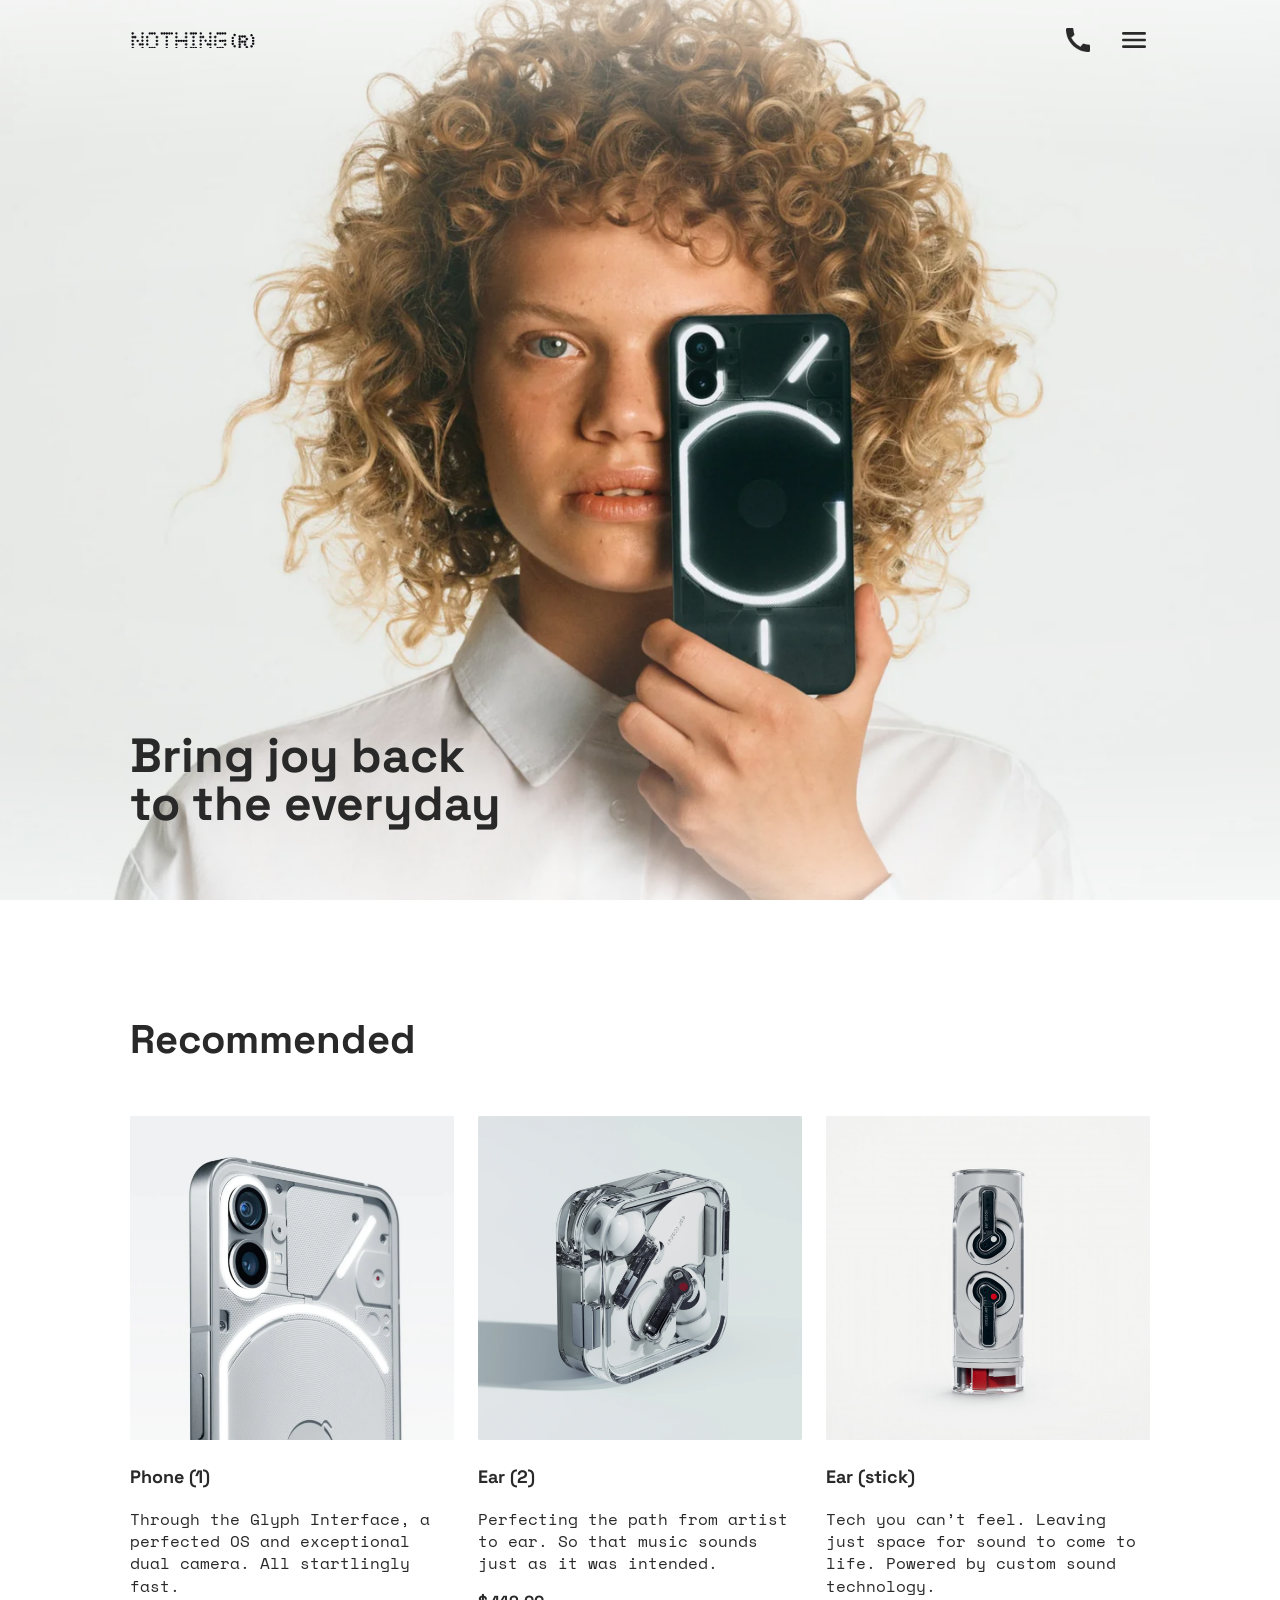
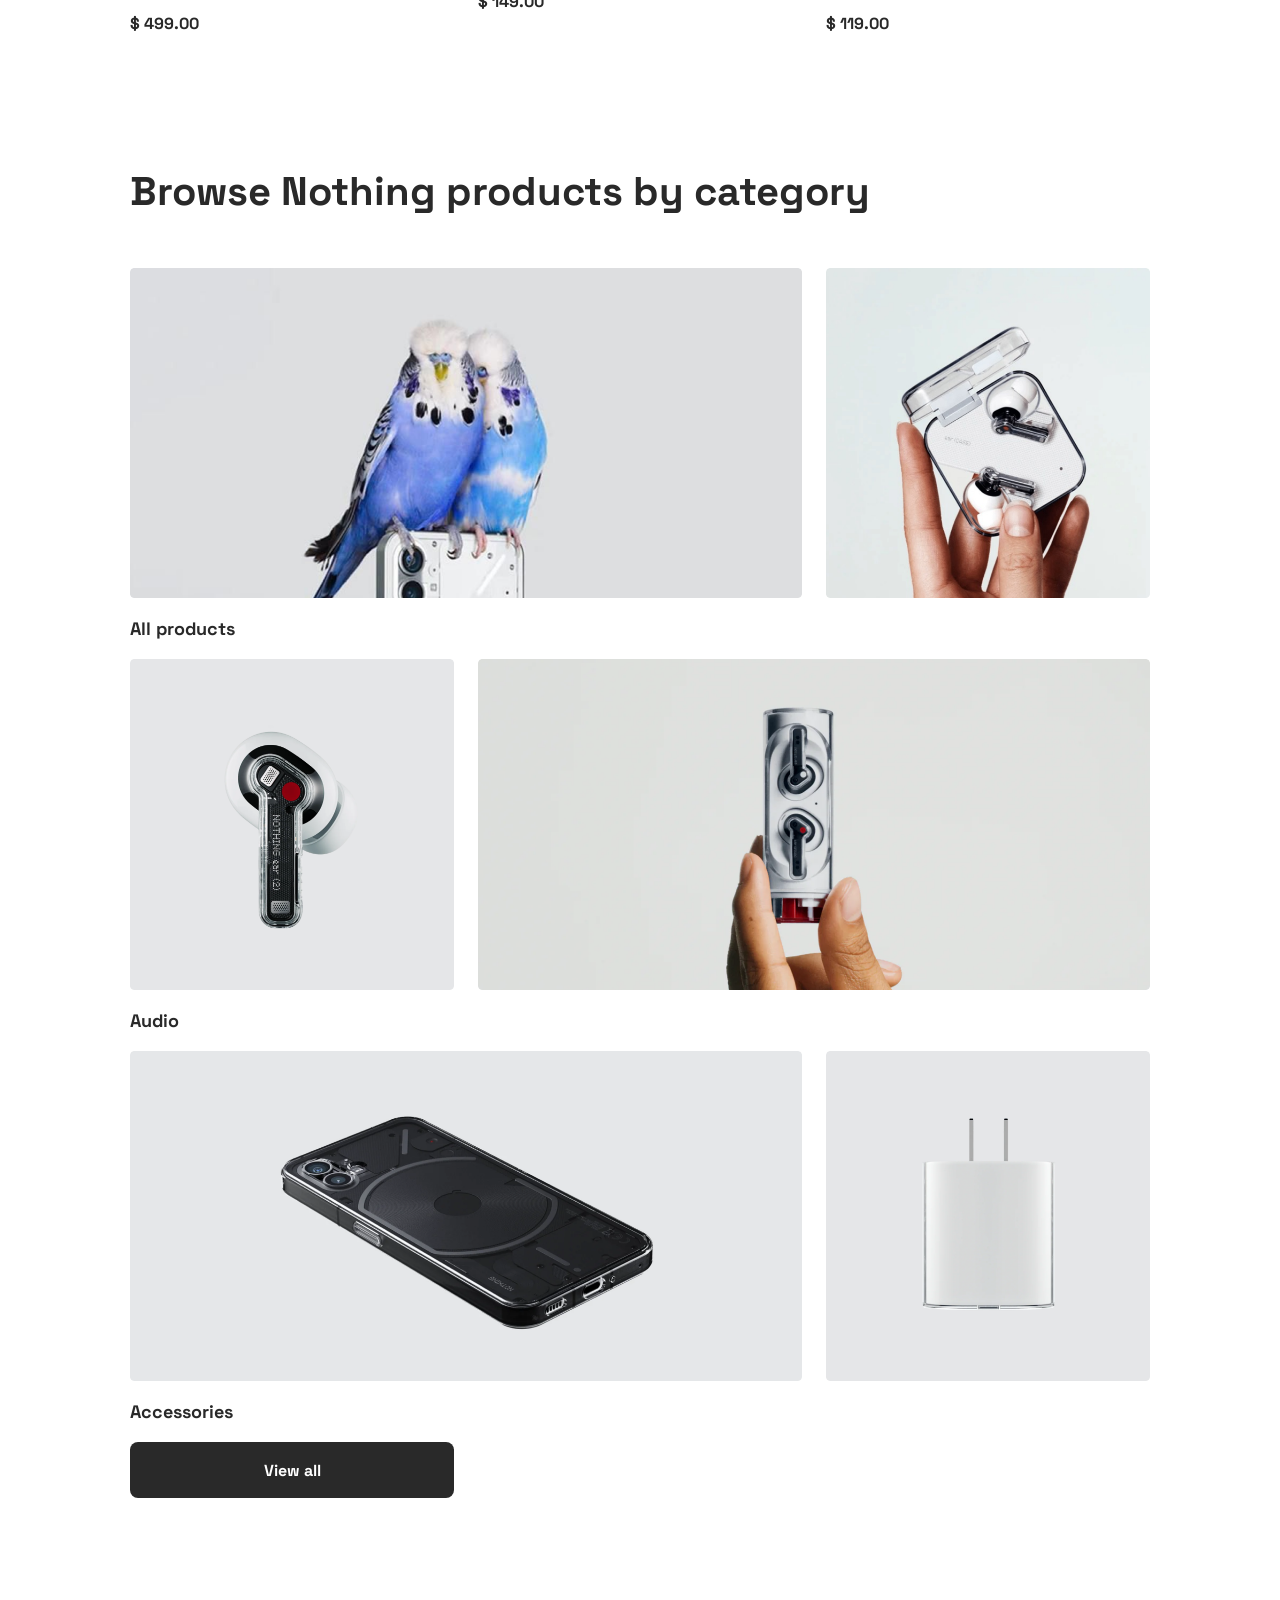
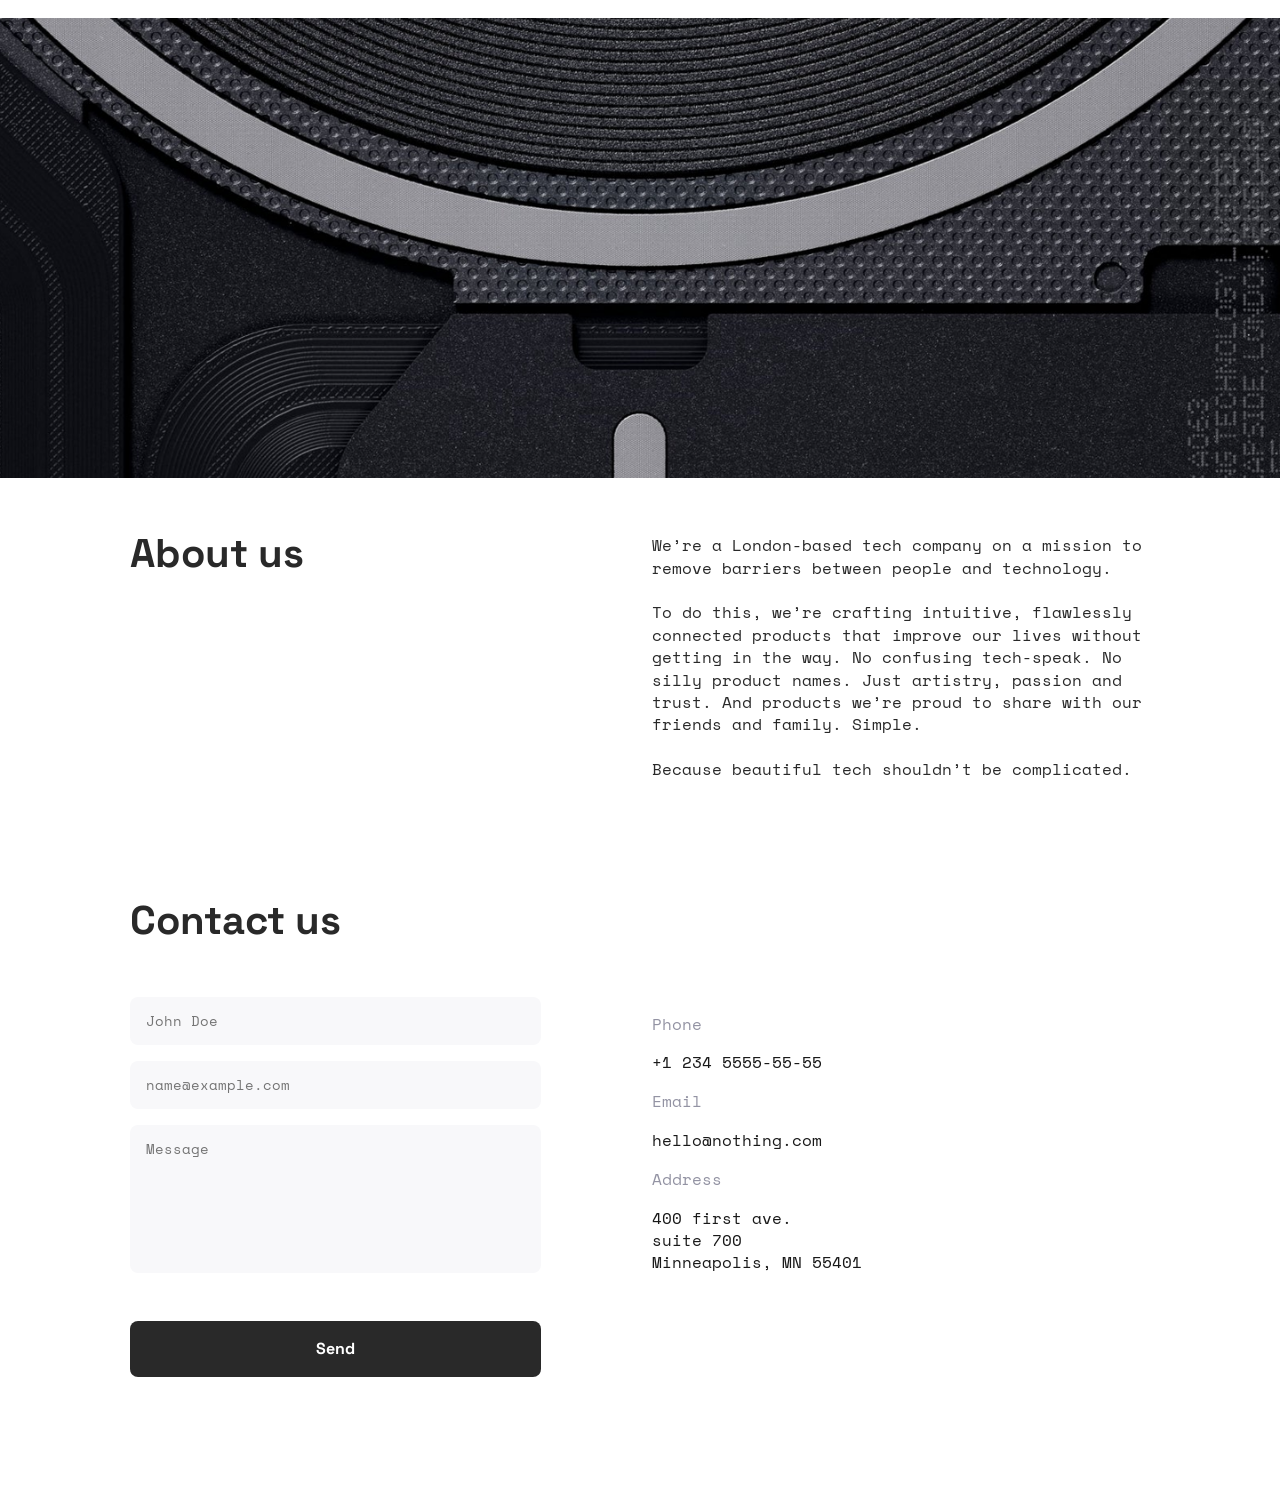
<file: index.html>
<!doctype html><html lang="en" class="page"><head><meta charset="utf-8"><meta name="viewport" content="width=device-width, initial-scale=1.0"><link rel="icon" type="image/png" href="Logo.4df552d2.png"><link rel="preconnect" href="https://fonts.googleapis.com"><link rel="preconnect" href="https://fonts.gstatic.com"><link href="https://fonts.googleapis.com/css2?family=Space+Grotesk:wght@300..700&family=Space+Mono:wght@400;700&display=swap" rel="stylesheet"><title>Nothing</title><link rel="stylesheet" href="index.ddd92ebe.css"><script src="index.cabb280d.js" defer></script></head><body class="page__body"> <header class="header"> <div class="container"> <div class="header__content"> <div class="top-bar"> <a href="#" class="logo"></a> <div class="top-bar__icons"> <div class="icon--phone__content"> <a href="tel:+12345555555" class="icon--phone-number">+1 234 555-55-55</a> <a href="tel:+12345555555" class="icon icon--phone"></a> </div> <a href="#menu" class="icon icon--menu"></a> </div> </div> <div class="header__bottom"> <h1 class="header__title">Bring joy back <br> to the everyday</h1> </div> </div> </div> </header> <aside class="menu page__menu" id="menu"> <div class="container"> <div class="top-bar"> <a href="#" class="logo"></a> <a href="#" class="icon icon--close"></a> </div> <div class="menu__bottom"> <nav class="menu__nav nav"> <ul class="nav__list"> <li class="nav__item"> <a href="#recommended" class="nav__link">Products</a> </li> <li class="nav__item"> <a href="#browse" class="nav__link">Store</a> </li> <li class="nav__item"> <a href="#about" class="nav__link">Login</a> </li> <li class="nav__item"> <a href="#contacts" class="nav__link">Cart(0)</a> </li> </ul> </nav> <a href="tel:+1 234 5555-55-55" class="nav__phone-number">+1 234 5555-55-55</a> <a href="tel:+1 234 5555-55-55" class="nav__call-to-order">call to order</a> </div> </div> </aside> <main class="main"> <div class="container"> <div class="main__content"> <section class="recommended section" id="recommended"> <div class="recommended__content section__content"> <h2 class="recommended__title section__title">Recommended</h2> <div class="recommended__products"> <article class="card"> <img src="card1.58bbeedd.png" alt="Phone" class="card__photo card__photo-first"> <h3 class="card__title">Phone (1)</h3> <p class="card__text">Through the Glyph Interface, a perfected OS and exceptional dual camera. All startlingly fast.</p> <p class="card__price">$ 499.00</p> </article> <article class="card"> <img src="card2.8e626159.png" alt="Ear" class="card__photo card__photo-second"> <h3 class="card__title">Ear (2)</h3> <p class="card__text">Perfecting the path from artist to ear. So that music sounds just as it was intended.</p> <p class="card__price">$ 149.00</p> </article> <article class="card"> <img src="card3.7d56a5fe.png" alt="Ear" class="card__photo card__photo-third"> <h3 class="card__title">Ear (stick)</h3> <p class="card__text">Tech you can’t feel. Leaving just space for sound to come to life. Powered by custom sound technology.</p> <p class="card__price">$ 119.00</p> </article> </div> </div> </section> <section class="browse section" id="browse"> <div class="browse__content section__content"> <h2 class="browse__title section__title">Browse Nothing products by category</h2> <div class="photos"> <a href="#" class="photos__link-rectangle"> <img src="photo1.8d48d4b1.png" alt="products" class="photos__photo"> </a> <a href="#" class="photos__link-square"> <img src="photo2.2f528e0d.png" alt="products" class="photos__photo"> </a> <h3 class="photos__title">All products</h3> </div> <div class="photos"> <a href="#" class="photos__link-square"> <img src="photo3.80e12e3e.png" alt="products" class="photos__photo"> </a> <a href="#" class="photos__link-rectangle"> <img src="photo4.79e7cb38.png" alt="products" class="photos__photo"> </a> <h3 class="photos__title">Audio</h3> </div> <div class="photos"> <a href="#" class="photos__link-rectangle"> <img src="photo5.fb8df4da.png" alt="products" class="photos__photo"> </a> <a href="#" class="photos__link-square"> <img src="photo6.a1171e59.png" alt="products" class="photos__photo"> </a> <h3 class="photos__title">Accessories</h3> </div> <button class="browse__button button">View all</button> </div> </section> <section class="about section" id="about"> <div class="about__image"></div> <div class="about__content section__content"> <h2 class="about__title section__title">About us</h2> <p class="about__text">We’re a London-based tech company on a mission to remove barriers between people and technology.<br><br>To do this, we’re crafting intuitive, flawlessly connected products that improve our lives without getting in the way. No confusing tech-speak. No silly product names. Just artistry, passion and trust. And products we’re proud to share with our friends and family. Simple.<br><br>Because beautiful tech shouldn’t be complicated.</p> </div> </section> <section class="contacts section" id="contacts"> <h2 class="contacts__title section__title">Contact us</h2> <div class="contacts__content section__content"> <form onsubmit="this.reset(); return false;" class="form-contacts"> <input type="text" class="form-contacts__input" required placeholder="John Doe"> <input type="email" class="form-contacts__input" required placeholder="name@example.com"> <textarea name="Message" required id="Message" class="form-contacts__input form-contacts__textarea" placeholder="Message"></textarea> <button class="button form-contacts__button">Send</button> </form> <div class="info"> <p class="info__title">Phone</p> <a href="tel:+1 234 5555-55-55" class="info__subtitle">+1 234 5555-55-55</a> <p class="info__title">Email</p> <a href="mailto:hello@nothing.com" class="info__subtitle">hello@nothing.com</a> <p class="info__title">Address</p> <a href="https://www.google.com/maps/place/400+N+1st+Ave+STE+700,+Minneapolis,+MN+55401,+%D0%A1%D0%BF%D0%BE%D0%BB%D1%83%D1%87%D0%B5%D0%BD%D1%96+%D0%A8%D1%82%D0%B0%D1%82%D0%B8+%D0%90%D0%BC%D0%B5%D1%80%D0%B8%D0%BA%D0%B8/@44.9813258,-93.2757114,17z/data=!3m1!4b1!4m6!3m5!1s0x52b3328fdf233887:0x3348e5113ed2472d!8m2!3d44.9813258!4d-93.2731311!16s%2Fg%2F11nyn_tfyt?entry=ttu&g_ep=EgoyMDI2MDExMy4wIKXMDSoASAFQAw%3D%3D" target="_blank" class="info__subtitle">400 first ave.<br>suite 700 <br>Minneapolis, MN 55401</a> </div> </div> </section> </div> </div> </main> <footer class="footer"> </footer> </body></html>
</file>
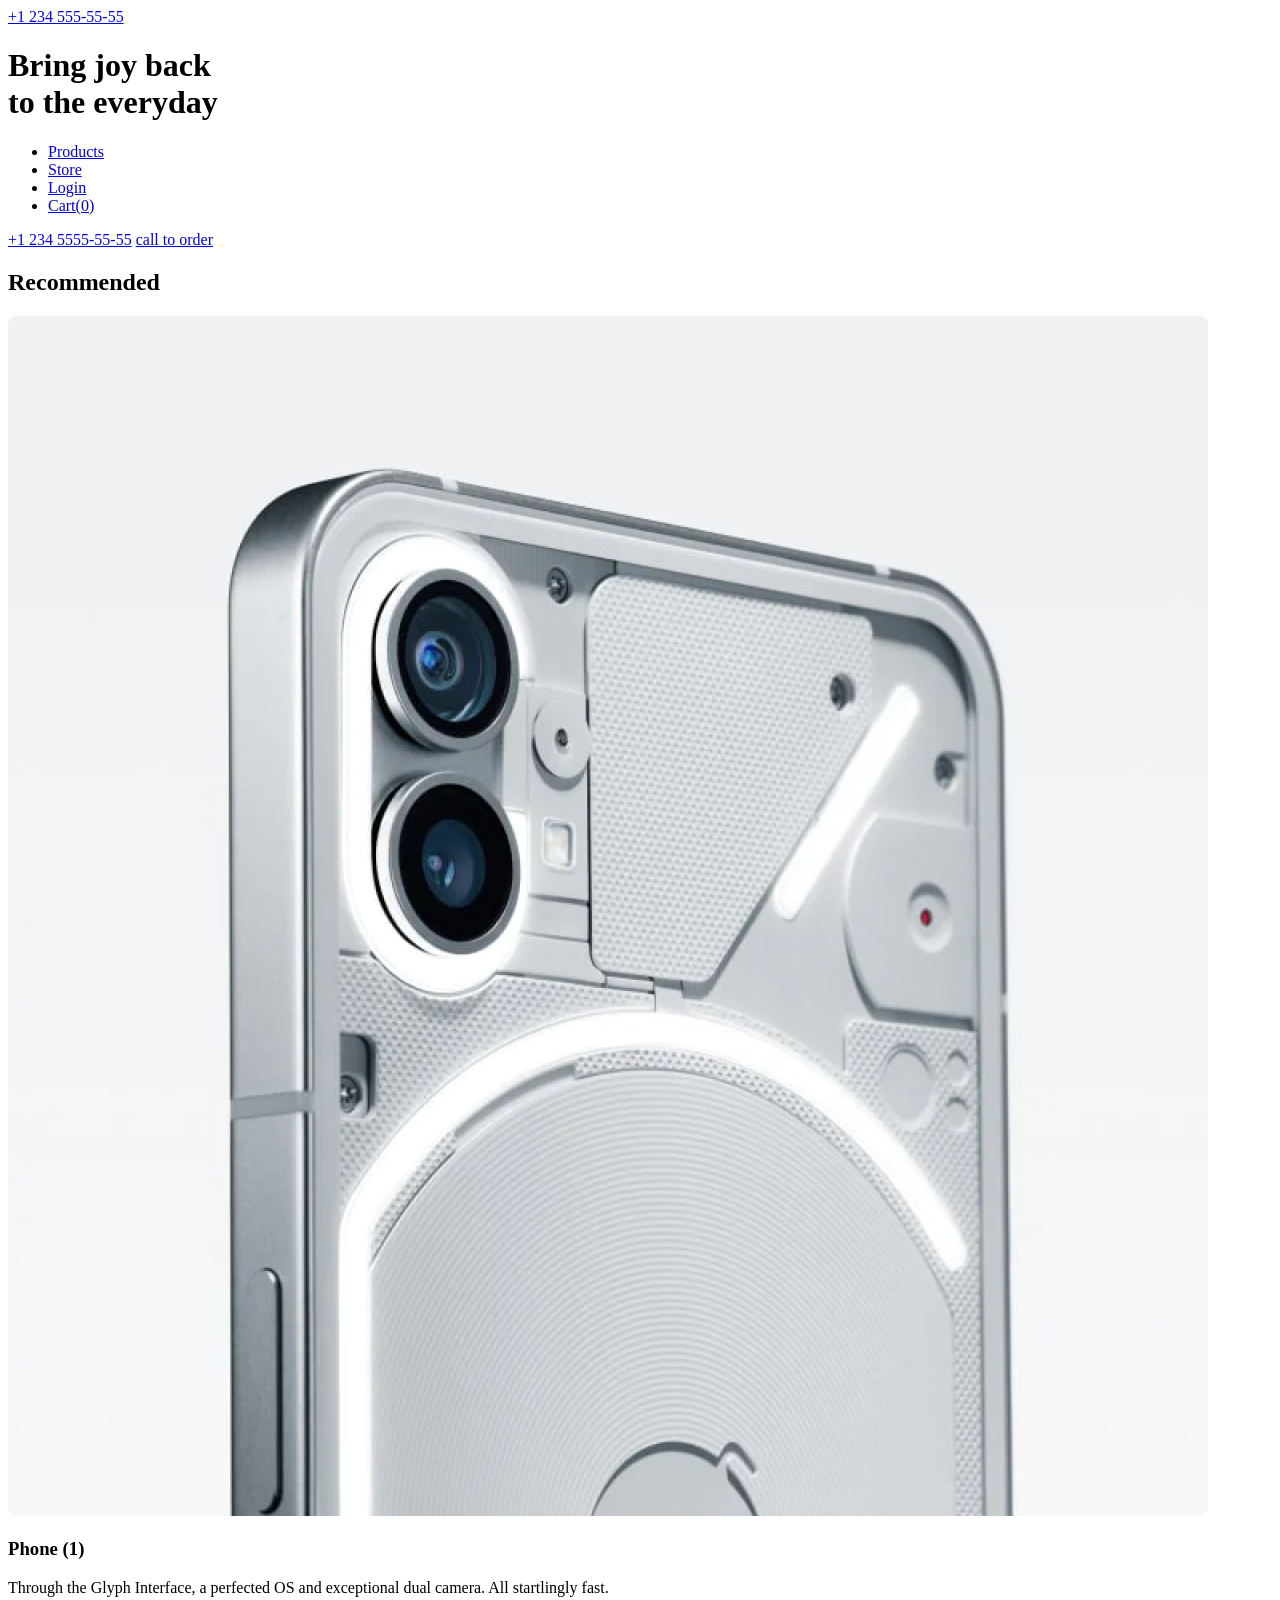
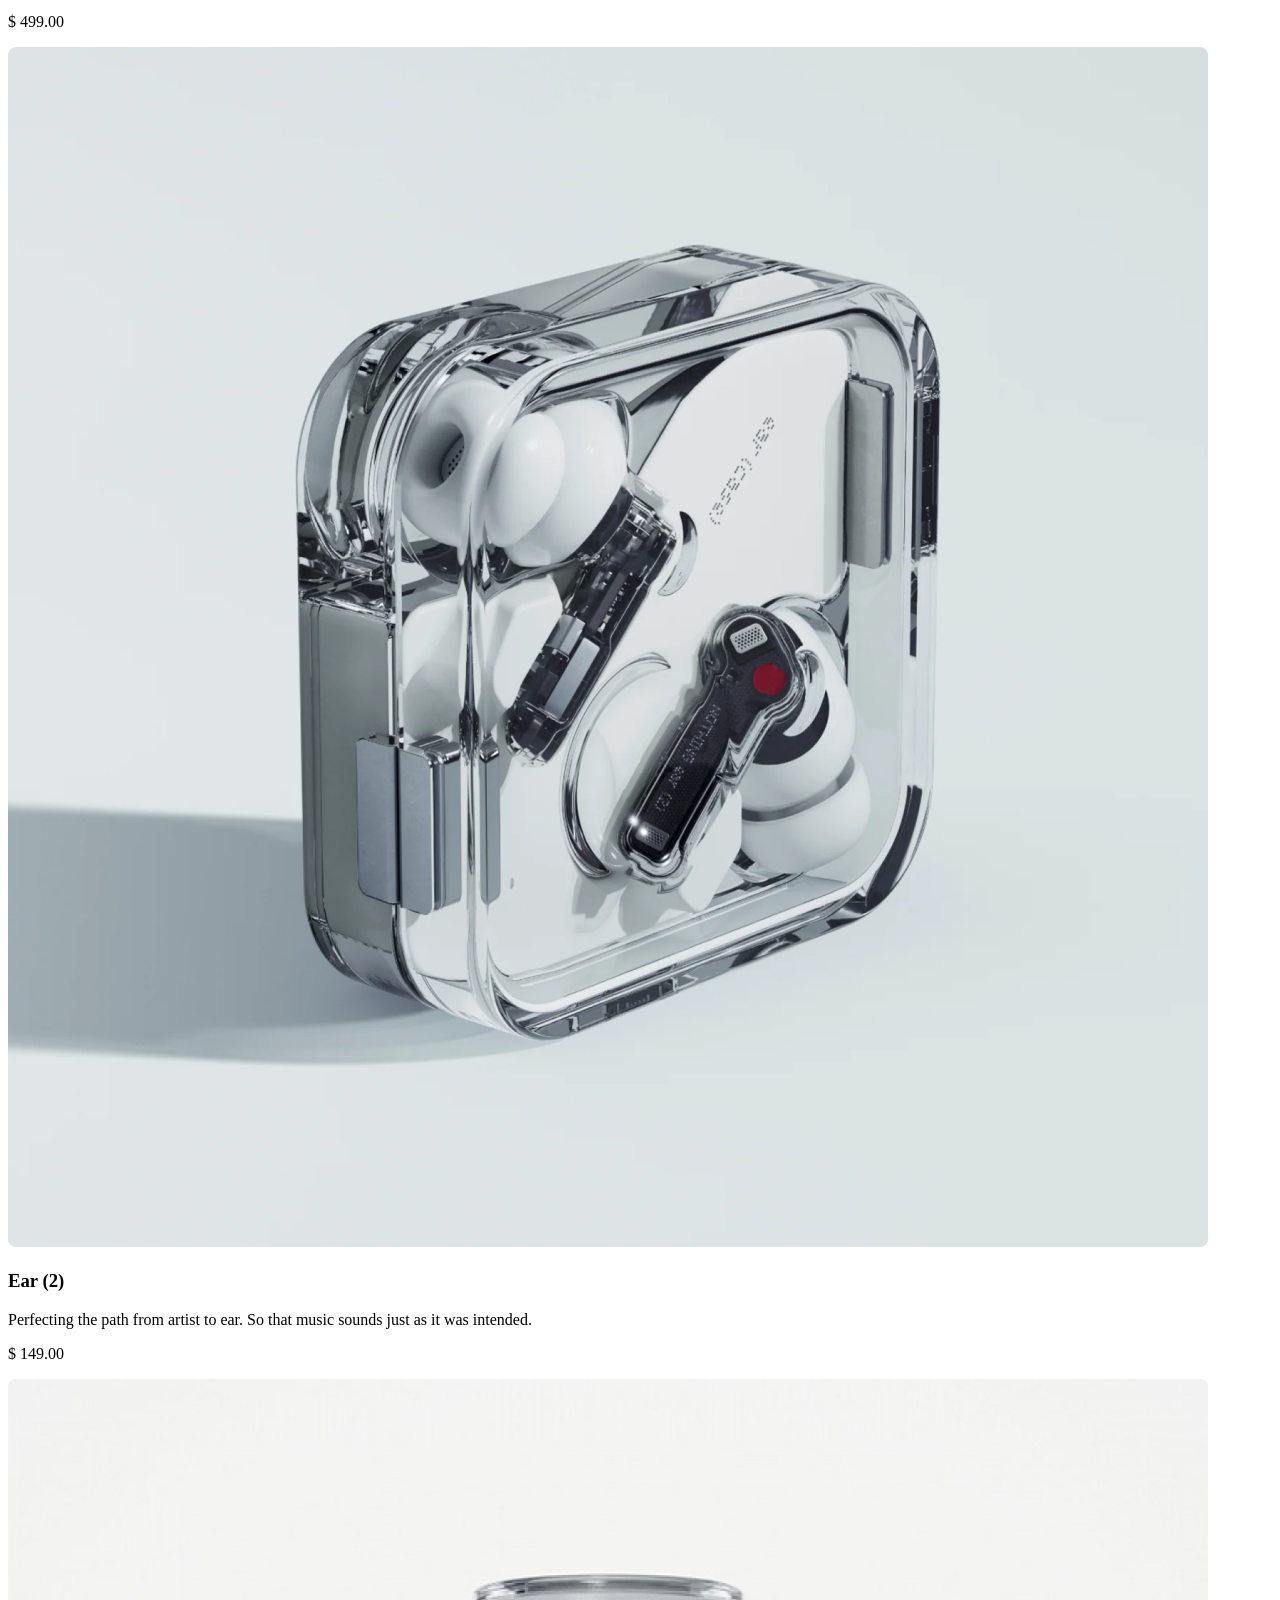
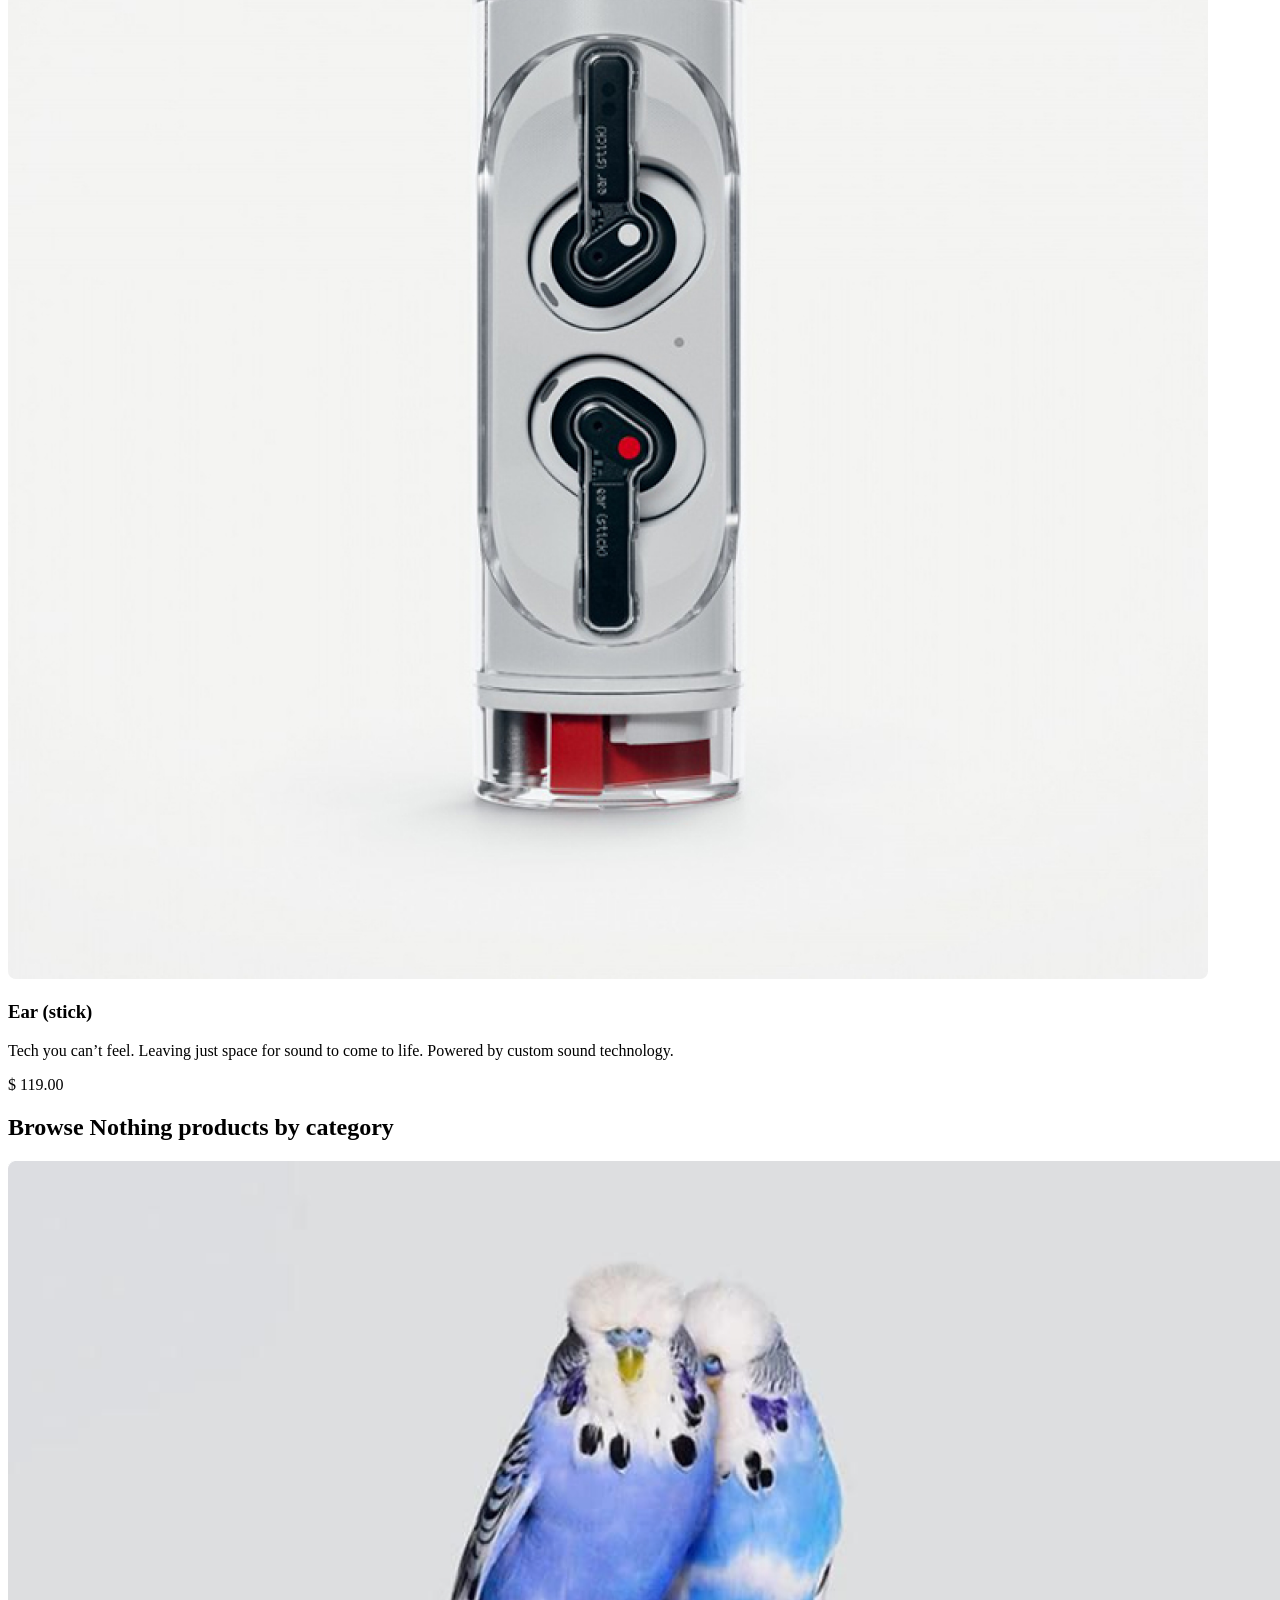
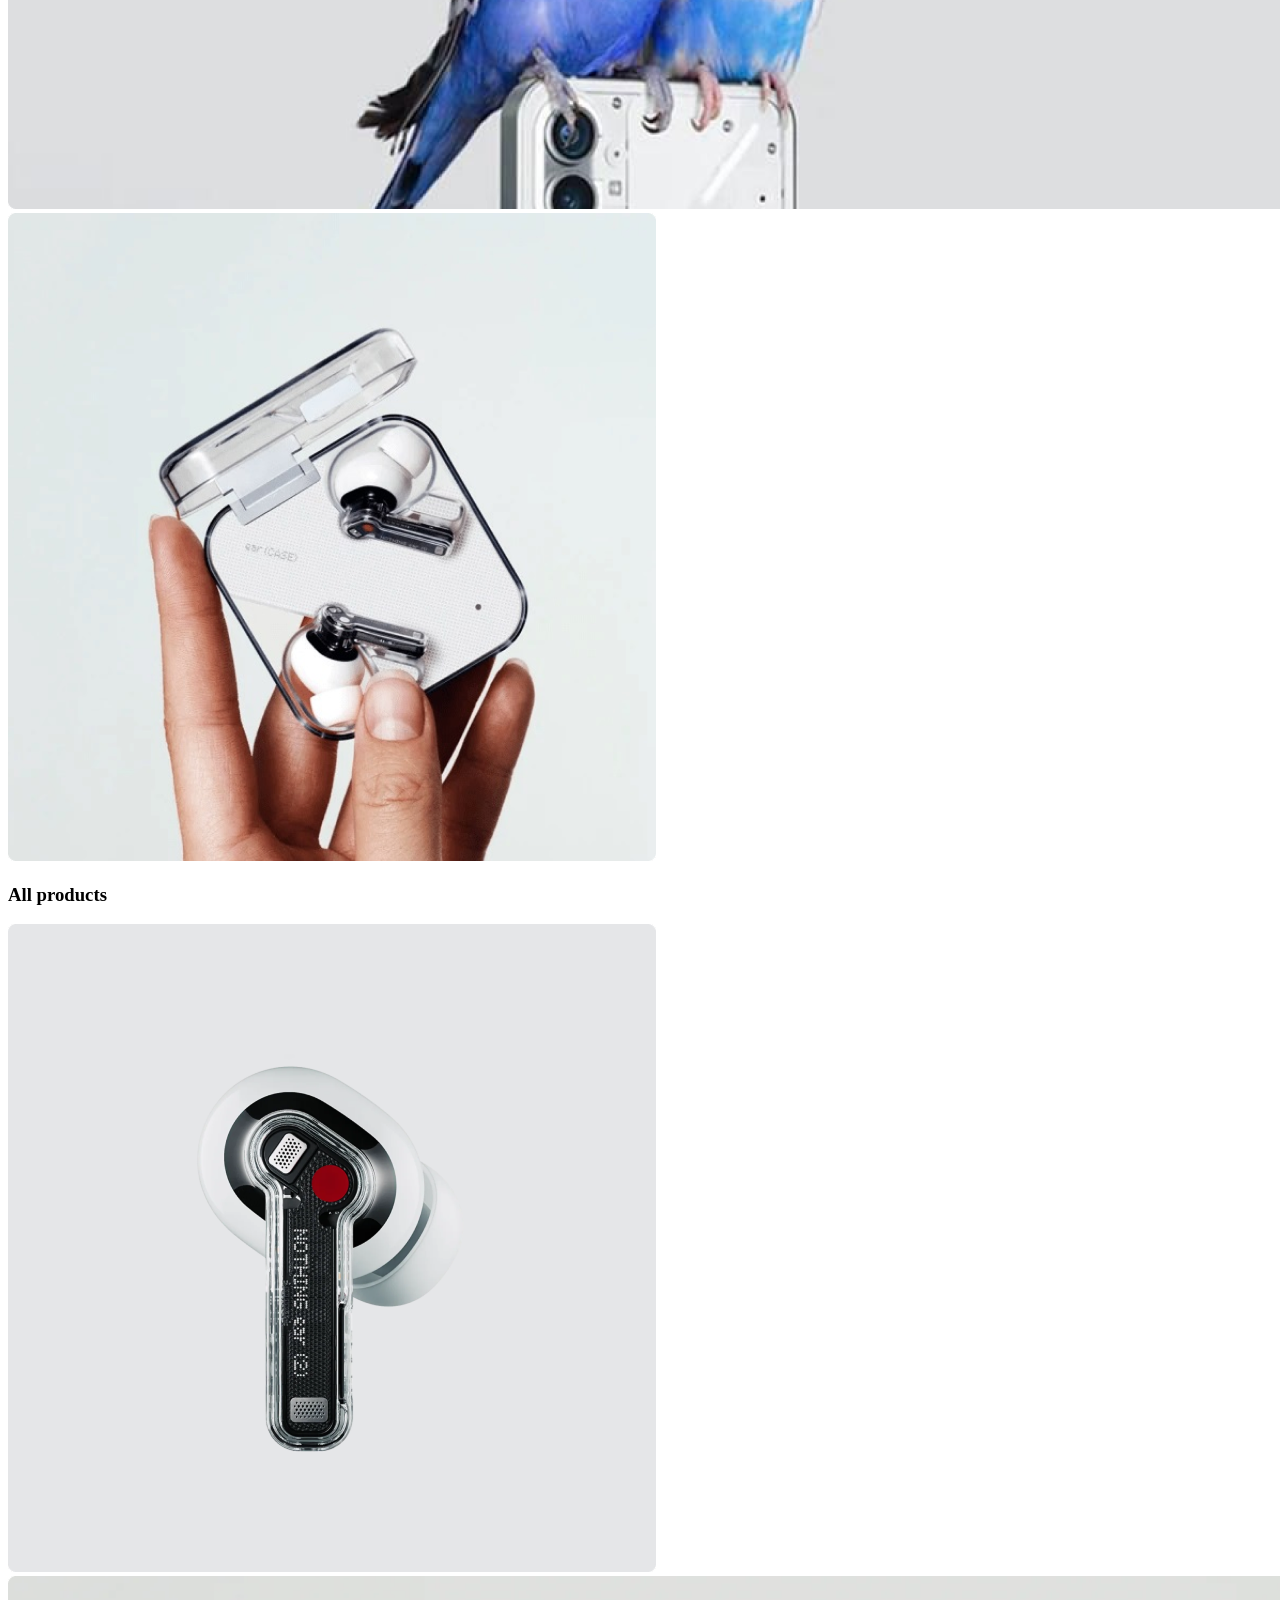
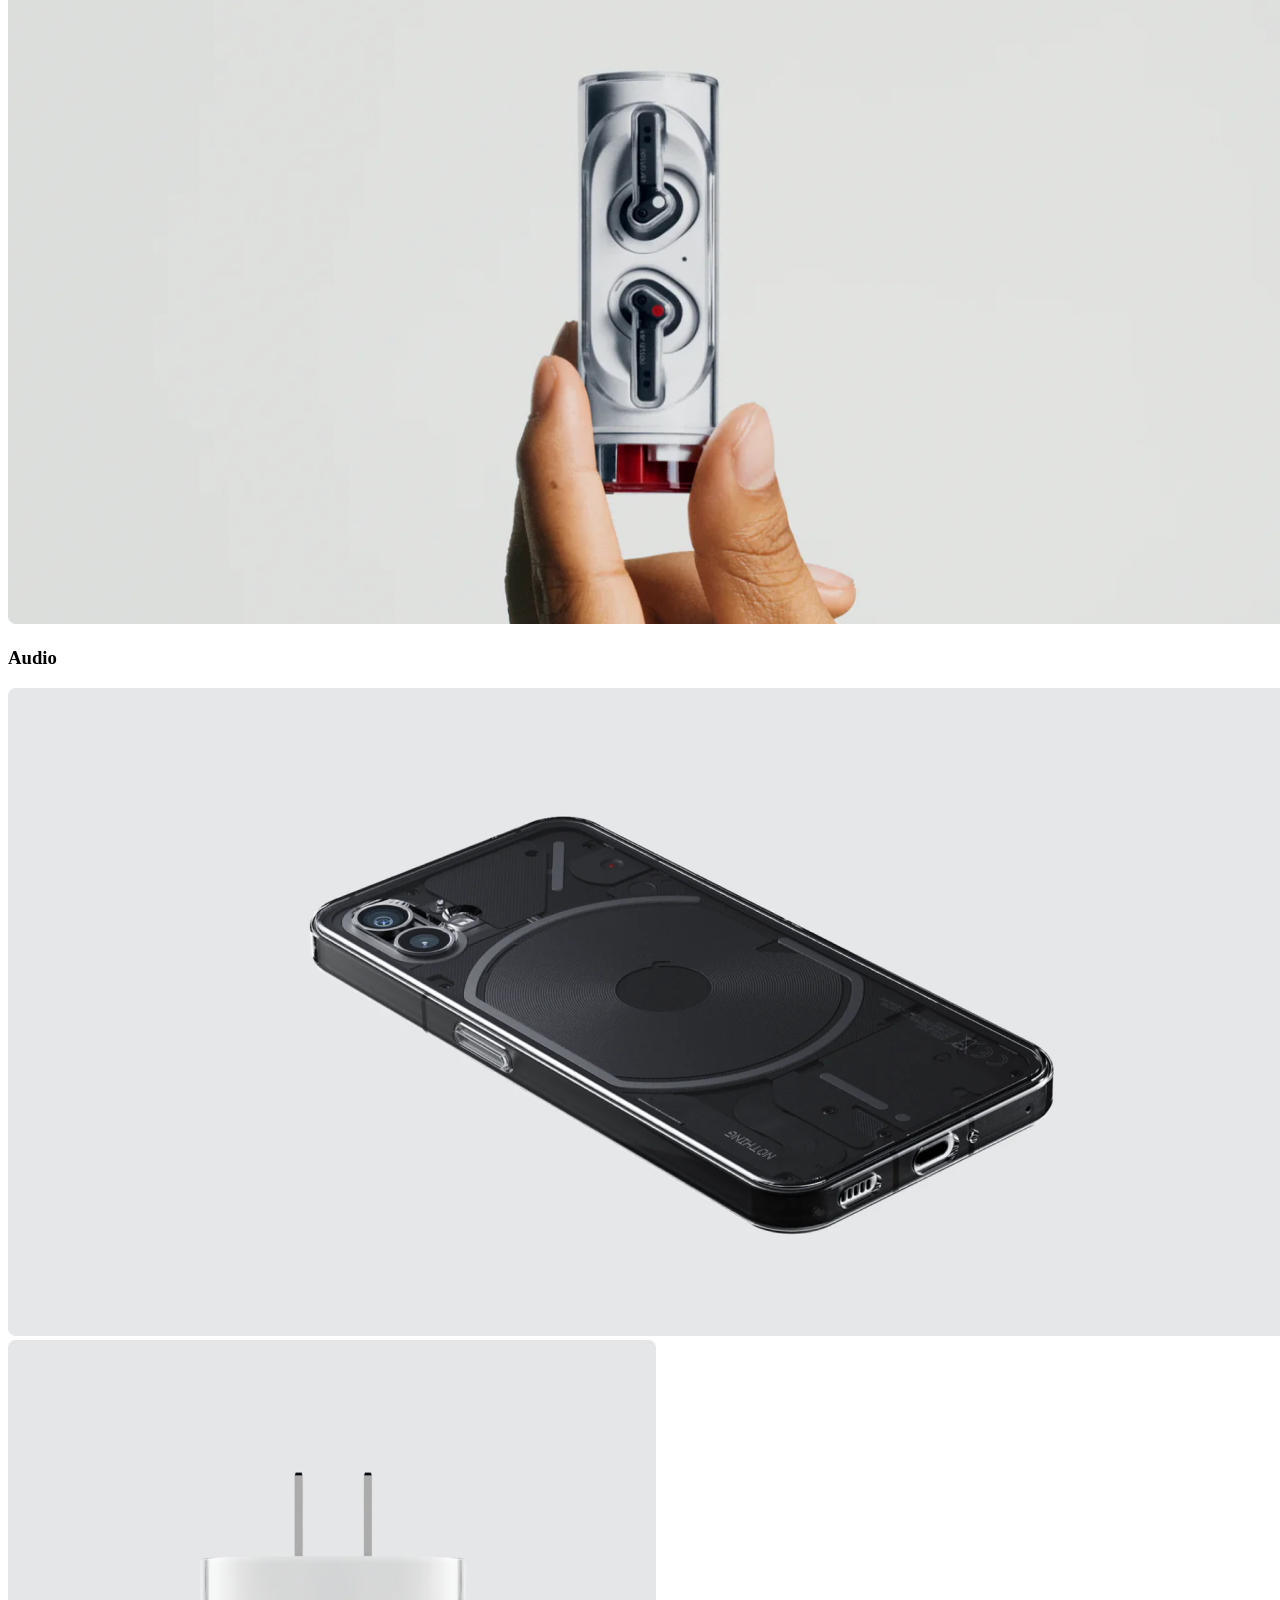
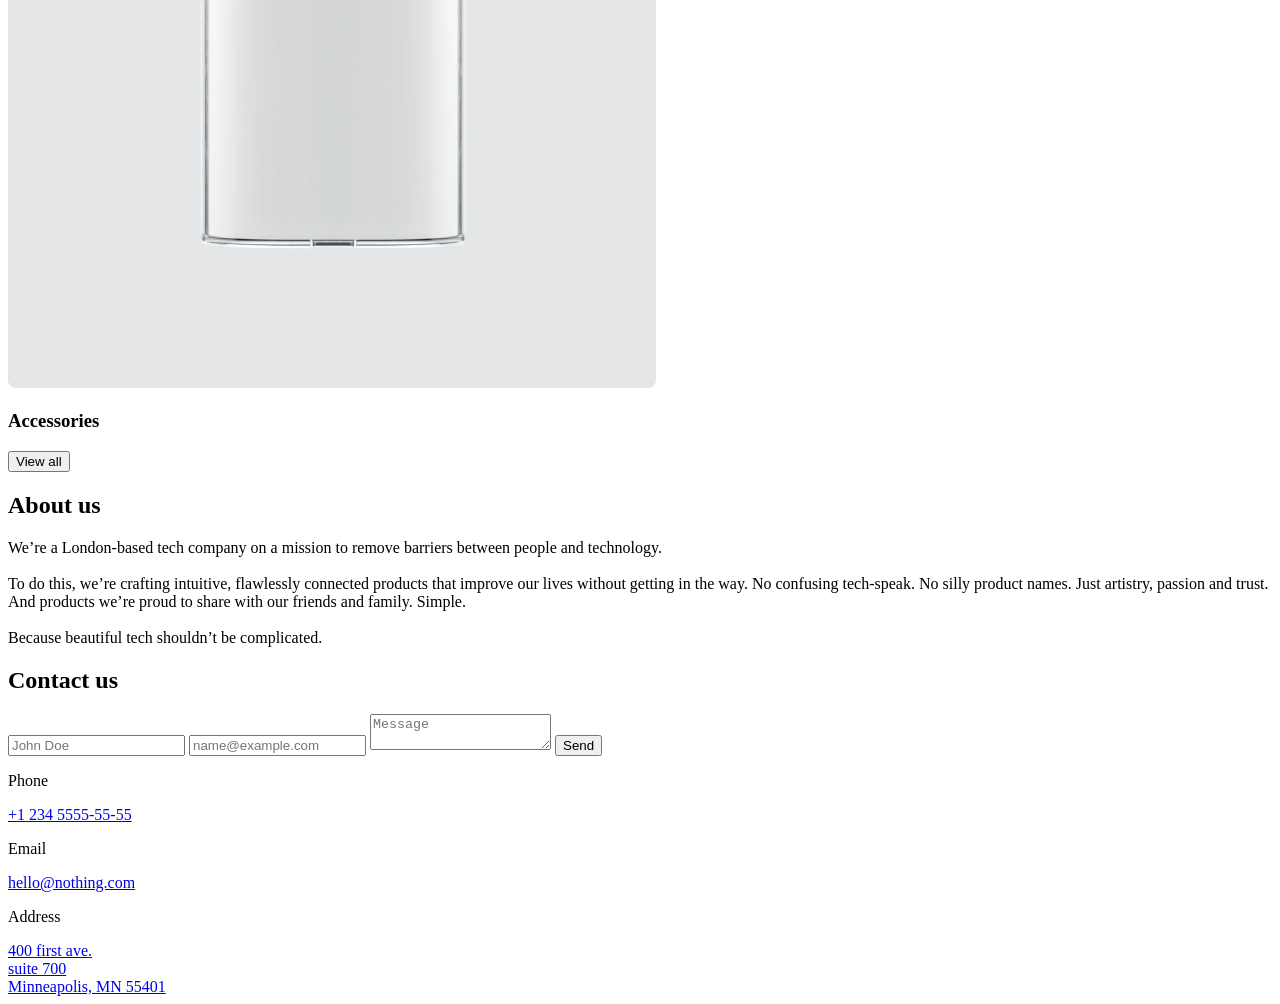
<file: src/index.html>
<!-- #region head -->
<!doctype html>
<html lang="en" class="page">
  <head>
    <meta charset="UTF-8" />
    <meta
      name="viewport"
      content="width=device-width, initial-scale=1.0"
    />
    <link rel="icon"
    type="image/png"
    href="./images/Logo.png">
    <link rel="preconnect" href="https://fonts.googleapis.com">
    <link rel="preconnect" href="https://fonts.gstatic.com" >
    <link href="https://fonts.googleapis.com/css2?family=Space+Grotesk:wght@300..700&family=Space+Mono:wght@400;700&display=swap" rel="stylesheet">
    <title>Nothing</title>
    <link
      rel="stylesheet"
      href="./styles/main.scss"
    />
    <script
      src="./scripts/main.js"
      defer
    ></script>
  </head>
  <!-- #endregion -->
  <body class="page__body">
    <header class="header">
      <div class="container">
        <div class="header__content">
          <div class="top-bar">
            <a href="#" class="logo"></a>
            <div class="top-bar__icons">
              <div class="icon--phone__content">
                <a href="tel:+12345555555" class="icon--phone-number">+1 234 555-55-55</a>
                <a href="tel:+12345555555" class="icon icon--phone"></a>
              </div>
              <a href="#menu" class="icon icon--menu"></a>
            </div>
          </div>
          <div class="header__bottom">
            <h1 class="header__title">Bring joy back <br> to the everyday</h1>
          </div>
        </div>
      </div>
    </header>

    <aside class="menu page__menu" id="menu">
      <div class="container">
        <div class="top-bar ">
          <a href="#" class="logo"></a>
          <a href="#" class="icon icon--close"></a>
        </div>
        <div class="menu__bottom">
          <nav class="nav menu__nav">
            <ul class="nav__list">
              <li class="nav__item">
                <a href="#recommended" class="nav__link">Products</a>
              </li>
              <li class="nav__item">
                <a href="#browse" class="nav__link">Store</a>
              </li>
              <li class="nav__item">
                <a href="#about" class="nav__link">Login</a>
              </li>
              <li class="nav__item">
                <a href="#contacts" class="nav__link">Cart(0)</a>
              </li>
            </ul>
          </nav>
          <a href="tel:+1 234 5555-55-55" class="nav__phone-number">+1 234 5555-55-55</a>
          <a href="tel:+1 234 5555-55-55" class="nav__call-to-order">call to order</a>
        </div>
      </div>
    </aside>

    <main class="main">

      <div class="container">
        <div class="main__content">

          <section class="recommended section" id="recommended">
            <div class="section__content recommended__content">
              <h2 class="section__title recommended__title">Recommended</h2>
              <div class="recommended__products">
                <article class="card">
                  <img src="./images/card1.png" alt="Phone"
                  class="card__photo card__photo-first">
                  <h3 class="card__title">Phone (1)</h3>
                  <p class="card__text">Through the Glyph Interface, a perfected OS and exceptional dual camera. All startlingly fast.</p>
                  <p class="card__price">$ 499.00</p>
                </article>
                <article class="card">
                  <img src="./images/card2.png" alt="Ear"
                  class="card__photo card__photo-second">
                  <h3 class="card__title">Ear (2)</h3>
                  <p class="card__text">Perfecting the path from artist to ear. So that music sounds just as it was intended.</p>
                  <p class="card__price">$ 149.00</p>
                </article>
                <article class="card">
                  <img src="./images/card3.png" alt="Ear"
                  class="card__photo card__photo-third">
                  <h3 class="card__title">Ear (stick)</h3>
                  <p class="card__text">Tech you can’t feel. Leaving just space for sound to come to life. Powered by custom sound technology.</p>
                  <p class="card__price">$ 119.00</p>
                </article>
              </div>
            </div>
          </section>


          <section class="browse section" id="browse">
            <div class="section__content browse__content">
              <h2 class="section__title browse__title">Browse Nothing products by category</h2>
              <div class="photos">
                <a href="#" class="photos__link-rectangle">
                  <img src="./images/photo1.png"
                  alt="products"
                  class="photos__photo">
                </a>
                <a href="#" class="photos__link-square">
                  <img src="./images/photo2.png"
                  alt="products"
                  class="photos__photo">
                </a>
                <h3 class="photos__title">All products</h3>
              </div>
              <div class="photos">
                <a href="#" class="photos__link-square">
                  <img src="./images/photo3.png"
                  alt="products"
                  class="photos__photo">
                </a>
                <a href="#" class="photos__link-rectangle">
                  <img src="./images/photo4.png"
                  alt="products"
                  class="photos__photo  ">
                </a>
                <h3 class="photos__title">Audio</h3>
              </div>
              <div class="photos">
                <a href="#" class="photos__link-rectangle">
                  <img src="./images/photo5.png"
                  alt="products"
                  class="photos__photo">
                </a>
                <a href="#" class="photos__link-square">
                  <img src="./images/photo6.png"
                  alt="products"
                  class="photos__photo  ">
                </a>
                <h3 class="photos__title">Accessories</h3>
              </div>
              <button class="button browse__button">View all</button>
            </div>
          </section>


          <section class="about section" id="about">
            <div class="about__image"></div>
            <div class="section__content about__content">
              <h2 class="section__title about__title">About us</h2>
              <p class="about__text">We’re a London-based tech company on a mission to remove barriers between people and technology.<br><br>To do this, we’re crafting intuitive, flawlessly connected products that improve our lives without getting in the way. No confusing tech-speak. No silly product names. Just artistry, passion and trust. And products we’re proud to share with our friends and family. Simple.<br><br>Because beautiful tech shouldn’t be complicated.</p>
            </div>
          </section>


          <section class="contacts section" id="contacts">
            <h2 class="section__title contacts__title">Contact us</h2>
            <div class="section__content contacts__content">
              <form onsubmit="this.reset(); return false;" class="form-contacts">
                <input type="text"
                  class="form-contacts__input"
                  required
                  placeholder="John Doe">
                <input type="email"
                  class="form-contacts__input"
                  required
                  placeholder="name@example.com">
                <textarea
                  name="Message"
                  required
                  id="Message"
                  class="form-contacts__textarea form-contacts__input"
                  placeholder="Message"></textarea>
                <button class="button form-contacts__button">Send</button>
              </form>
              <div class="info">
                <p class="info__title">Phone</p>
                <a href="tel:+1 234 5555-55-55" class="info__subtitle">+1 234 5555-55-55</a>
                <p class="info__title">Email</p>
                <a href="mailto:hello@nothing.com" class="info__subtitle">hello@nothing.com</a>
                <p class="info__title">Address</p>
                <a href="https://www.google.com/maps/place/400+N+1st+Ave+STE+700,+Minneapolis,+MN+55401,+%D0%A1%D0%BF%D0%BE%D0%BB%D1%83%D1%87%D0%B5%D0%BD%D1%96+%D0%A8%D1%82%D0%B0%D1%82%D0%B8+%D0%90%D0%BC%D0%B5%D1%80%D0%B8%D0%BA%D0%B8/@44.9813258,-93.2757114,17z/data=!3m1!4b1!4m6!3m5!1s0x52b3328fdf233887:0x3348e5113ed2472d!8m2!3d44.9813258!4d-93.2731311!16s%2Fg%2F11nyn_tfyt?entry=ttu&g_ep=EgoyMDI2MDExMy4wIKXMDSoASAFQAw%3D%3D"
                target="_blank"
                class="info__subtitle">400 first ave.<br>suite 700 <br>Minneapolis, MN 55401</a>
              </div>
            </div>
          </section>

        </div>
      </div>

    </main>

    <footer class="footer">
    </footer>
  </body>
</html>
</file>
<file: index.ddd92ebe.css>
.container{padding-left:20px;padding-right:20px}@media (min-width:576px){.container{padding-left:72px;padding-right:72px}}@media (min-width:1024px){.container{max-width:1020px;margin-left:auto;margin-right:auto;padding-left:120px;padding-right:120px}}.page{color:#292929;font-family:Space Grotesk,sans-serif;font-style:Regular;letter-spacing:0;scroll-behavior:smooth;font-size:16px;line-height:140%}.page__body{margin:0;overflow-x:hidden}.page__menu{opacity:0;pointer-events:none;transition:all .3s;position:fixed;top:0;left:0;right:0;transform:translate(-100%)}.page__menu:target{opacity:1;pointer-events:all;transform:translate(0)}:root:has(.page__menu:target){overflow:hidden}.menu{box-sizing:border-box;font-weight:700;font-style:Bold;background-color:#e5e6e8;height:100vh;overflow-y:auto}.nav__list{-ms-flex-direction:column;flex-direction:column;gap:32px;margin:0;padding:0;list-style:none;display:-ms-flexbox;display:flex}.nav__link{color:inherit;letter-spacing:2px;vertical-align:middle;font-size:22px;line-height:22px;text-decoration:none;position:relative}.nav__link:after{content:"";transform-origin:0;background-color:#292929;width:100%;height:1px;transition:transform .3s;display:block;position:absolute;bottom:-1px;transform:scale(0)}.nav__link:hover:after{transform:scale(1)}.nav__phone-number{color:inherit;letter-spacing:2px;vertical-align:middle;text-transform:uppercase;margin-top:48px;margin-bottom:16px;font-size:16px;line-height:140%;text-decoration:none;display:block}.nav__call-to-order{color:inherit;letter-spacing:2px;vertical-align:middle;text-transform:uppercase;border-bottom:1px solid #292929;width:fit-content;padding-bottom:4px;font-size:16px;line-height:140%;text-decoration:none;display:block}.icon{background-size:cover;width:24px;height:24px;transition:transform .3s;display:block}.icon:hover{transform:scale(1.2)}@media (min-width:576px){.icon{width:32px;height:32px}}.icon--phone{background-image:url(Icon-Phone-call.1a05c791.png)}.icon--phone-number{color:#292929;letter-spacing:2px;text-align:right;vertical-align:middle;text-transform:uppercase;white-space:nowrap;opacity:0;margin:0 8px 0 0;padding:0;font-family:Inter,sans-serif;font-size:12px;font-weight:700;line-height:16px;text-decoration:none;transition:all .3s;position:absolute;right:100%;transform:translate(5%)}.icon--phone__content{-ms-flex-align:center;align-items:center;display:-ms-inline-flexbox;display:inline-flex;position:relative}.icon--phone__content:hover .icon--phone-number{opacity:1;transform:translate(0)}.icon--menu{background-image:url(Icon-Burger-menu.04b80f5a.png)}.icon--menu:hover{background-image:url(Icon-Burger-menu-hover.061d275f.png)}.icon--close{background-image:url(Icon-Close.6a44a084.png)}.logo{cursor:pointer;background-image:url(Logo.4df552d2.png);background-size:cover;width:125px;height:16px;transition:transform .3s}.logo:hover{transform:scale(1.2)}.header{color:#292929;background-image:url(Image.13458ebf.png);background-position:50%;background-size:cover}.header__content{-ms-flex-direction:column;flex-direction:column;-ms-flex-pack:justify;justify-content:space-between;height:100vh;display:-ms-flexbox;display:flex}.header__top{-ms-flex-pack:justify;justify-content:space-between;-ms-flex-align:center;align-items:center;display:-ms-flexbox;display:flex}.header__title{letter-spacing:0;vertical-align:middle;font-size:36px;font-weight:700;line-height:100%}@media (min-width:576px){.header__title{font-size:48px}}.header__bottom{padding-bottom:40px}.top-bar{-ms-flex-pack:justify;justify-content:space-between;-ms-flex-align:center;align-items:center;padding-top:24px;padding-bottom:24px;display:-ms-flexbox;display:flex}.top-bar__icons{gap:24px;display:-ms-flexbox;display:flex}.recommended__products{grid-template-columns:repeat(2,1fr);gap:40px 20px;display:grid}@media (min-width:576px){.recommended__products{grid-template-columns:repeat(6,1fr);column-gap:24px}}@media (min-width:1024px){.recommended__products{grid-template-columns:repeat(12,1fr);column-gap:24px}}@media (min-width:576px){.recommended__products{row-gap:56px}}@media (min-width:1024px){.recommended__products{column-gap:24px}}.card{grid-column:1/-1}.card__photo{cursor:pointer;width:100%;transition:transform .3s}.card__photo:hover{transform:scale(1.05)}.card__photo-first{background-image:url(card1.58bbeedd.png);background-size:cover}.card__photo-second{background-image:url(card2.8e626159.png);background-size:cover}.card__photo-third{background-image:url(card3.7d56a5fe.png);background-size:cover}.card__title{letter-spacing:0;font-size:18px;line-height:140%}.card__text{letter-spacing:0;font-family:Space Mono,sans-serif;font-size:16px;font-weight:400;line-height:140%}.card__price{letter-spacing:0;font-size:16px;font-weight:700;line-height:140%}@media (min-width:576px){.card{grid-column:1/-1}}@media (min-width:1024px){.card{grid-column:span 4}}.section{color:#292929;margin:0}.section__title{letter-spacing:0;color:#292929;margin:0 0 48px;font-size:32px;font-weight:700;line-height:32px}@media (min-width:576px){.section__title{margin-bottom:56px;font-size:40px;line-height:40px}}.browse__content{grid-template-columns:repeat(2,1fr);column-gap:20px;display:grid}@media (min-width:576px){.browse__content{grid-template-columns:repeat(6,1fr);column-gap:24px}}@media (min-width:1024px){.browse__content{grid-template-columns:repeat(12,1fr);column-gap:24px}}.browse__button{grid-column:1/-1}@media (min-width:1024px){.browse__button{grid-column:span 4}}.browse__title{grid-column:1/-1}.photos{grid-column:1/-1;grid-template-columns:repeat(2,1fr);column-gap:20px;display:grid}@media (min-width:576px){.photos{grid-template-columns:repeat(6,1fr);column-gap:24px}}@media (min-width:1024px){.photos{grid-template-columns:repeat(12,1fr);column-gap:24px}}.photos__title{letter-spacing:0;grid-column:1/-1;font-size:18px;line-height:140%}.photos__photo{border-radius:4px;width:100%;height:100%;transition:transform .3s}.photos__photo:hover{transform:scale(1.05)}.photos__link-square{grid-column:span 1}@media (min-width:576px){.photos__link-square{grid-column:span 2}}@media (min-width:1024px){.photos__link-square{grid-column:span 4}}.photos__link-rectangle{grid-column:span 1}@media (min-width:576px){.photos__link-rectangle{grid-column:span 4}}@media (min-width:1024px){.photos__link-rectangle{grid-column:span 8}}.about__content{grid-template-columns:repeat(2,1fr);column-gap:20px;margin-top:48px;display:grid}@media (min-width:576px){.about__content{margin-top:56px}}@media (min-width:1024px){.about__content{margin-top:56px}}@media (min-width:576px){.about__content{grid-template-columns:repeat(6,1fr);column-gap:24px}}@media (min-width:1024px){.about__content{grid-template-columns:repeat(12,1fr);column-gap:24px}}.about__title{grid-column:1/-1}@media (min-width:576px){.about__title{grid-column:span 3}}@media (min-width:1024px){.about__title{grid-column:span 6}}.about__text{letter-spacing:0;grid-column:1/-1;margin:0;font-family:Space Mono,sans-serif;font-size:16px;font-weight:400;line-height:140%}@media (min-width:576px){.about__text{grid-column:span 3}}@media (min-width:1024px){.about__text{grid-column:span 6}}.about__image{cursor:pointer;background-image:url(about__top.cecd5d81.png);background-position:50%;background-size:cover;grid-column:1/-1;width:100vw;height:200px;margin:0 -50vw;padding:0;position:relative;left:50%;right:50%}@media (min-width:576px){.about__image{height:400px}}@media (min-width:1024px){.about__image{height:460px}}.contacts__title{grid-column:1/-1}.contacts__content{grid-template-columns:repeat(2,1fr);gap:48px 20px;display:grid}@media (min-width:576px){.contacts__content{grid-template-columns:repeat(6,1fr);column-gap:24px}}@media (min-width:1024px){.contacts__content{grid-template-columns:repeat(12,1fr);column-gap:24px}}.form-contacts{color:#7e7e83;letter-spacing:0;-ms-flex-direction:column;flex-direction:column;grid-column:1/-1;gap:16px;font-family:Space Mono,sans-serif;font-size:14px;font-weight:400;line-height:140%;display:-ms-flexbox;display:flex}.form-contacts__button{margin-top:32px}.form-contacts__input{color:#292929;letter-spacing:0;box-sizing:border-box;vertical-align:center;background-color:#f8f8fa;border:none;border-radius:8px;height:48px;padding-left:16px;font-family:Space Mono,sans-serif;font-size:14px;font-weight:400;line-height:140%;transition:transform .3s}.form-contacts__input:hover{border:1px solid #d5d7de;transform:scale(1.05)}.form-contacts__input:focus{border:1px solid #292929;outline:none}.form-contacts__textarea{content:"";resize:none;box-sizing:border-box;height:148px;padding-top:14px}@media (min-width:576px){.form-contacts{grid-column:1/-1}}@media (min-width:1024px){.form-contacts{grid-column:span 5}}.info{grid-column:1/-1}@media (min-width:576px){.info{grid-column:1/-1}}@media (min-width:1024px){.info{grid-column:-7/13}}.info__subtitle{letter-spacing:0;color:#191919;font-family:Space Mono,sans-serif;font-size:16px;font-weight:400;line-height:140%;text-decoration:none;transition:all .3s;display:inline-block}.info__subtitle:hover{color:#292929;transform:scale(1.05)}.info__title{color:#9393a3;letter-spacing:0;font-family:Space Mono,sans-serif;font-size:16px;font-weight:400;line-height:140%;text-decoration:none}input:-webkit-autofill{-webkit-text-fill-color:#292929;transition:background-color 5000s ease-in-out;-webkit-box-shadow:inset 0 0 0 1000px #f8f8fa}input:-webkit-autofill:hover{-webkit-text-fill-color:#292929;transition:background-color 5000s ease-in-out;-webkit-box-shadow:inset 0 0 0 1000px #f8f8fa}input:-webkit-autofill:focus{-webkit-text-fill-color:#292929;transition:background-color 5000s ease-in-out;-webkit-box-shadow:inset 0 0 0 1000px #f8f8fa}textarea:-webkit-autofill{-webkit-text-fill-color:#292929;transition:background-color 5000s ease-in-out;-webkit-box-shadow:inset 0 0 0 1000px #f8f8fa}textarea:-webkit-autofill:hover{-webkit-text-fill-color:#292929;transition:background-color 5000s ease-in-out;-webkit-box-shadow:inset 0 0 0 1000px #f8f8fa}textarea:-webkit-autofill:focus{-webkit-text-fill-color:#292929;transition:background-color 5000s ease-in-out;-webkit-box-shadow:inset 0 0 0 1000px #f8f8fa}.main__content{row-gap:96px;padding-top:96px;padding-bottom:96px;display:grid}@media (min-width:576px){.main__content{row-gap:120px;padding-top:120px;padding-bottom:120px}}.button{letter-spacing:0;text-align:center;cursor:pointer;color:#fff;background-color:#292929;border:none;border-radius:8px;height:56px;font-family:Space Grotesk,sans-serif;font-size:16px;font-weight:700;line-height:27px;transition:transform .3s}.button:hover{color:#292929;background-color:#f0f1f4;transform:scale(1.05)}.button:focus{color:#fff;background-color:#111}
/*# sourceMappingURL=index.ddd92ebe.css.map */
</file>
